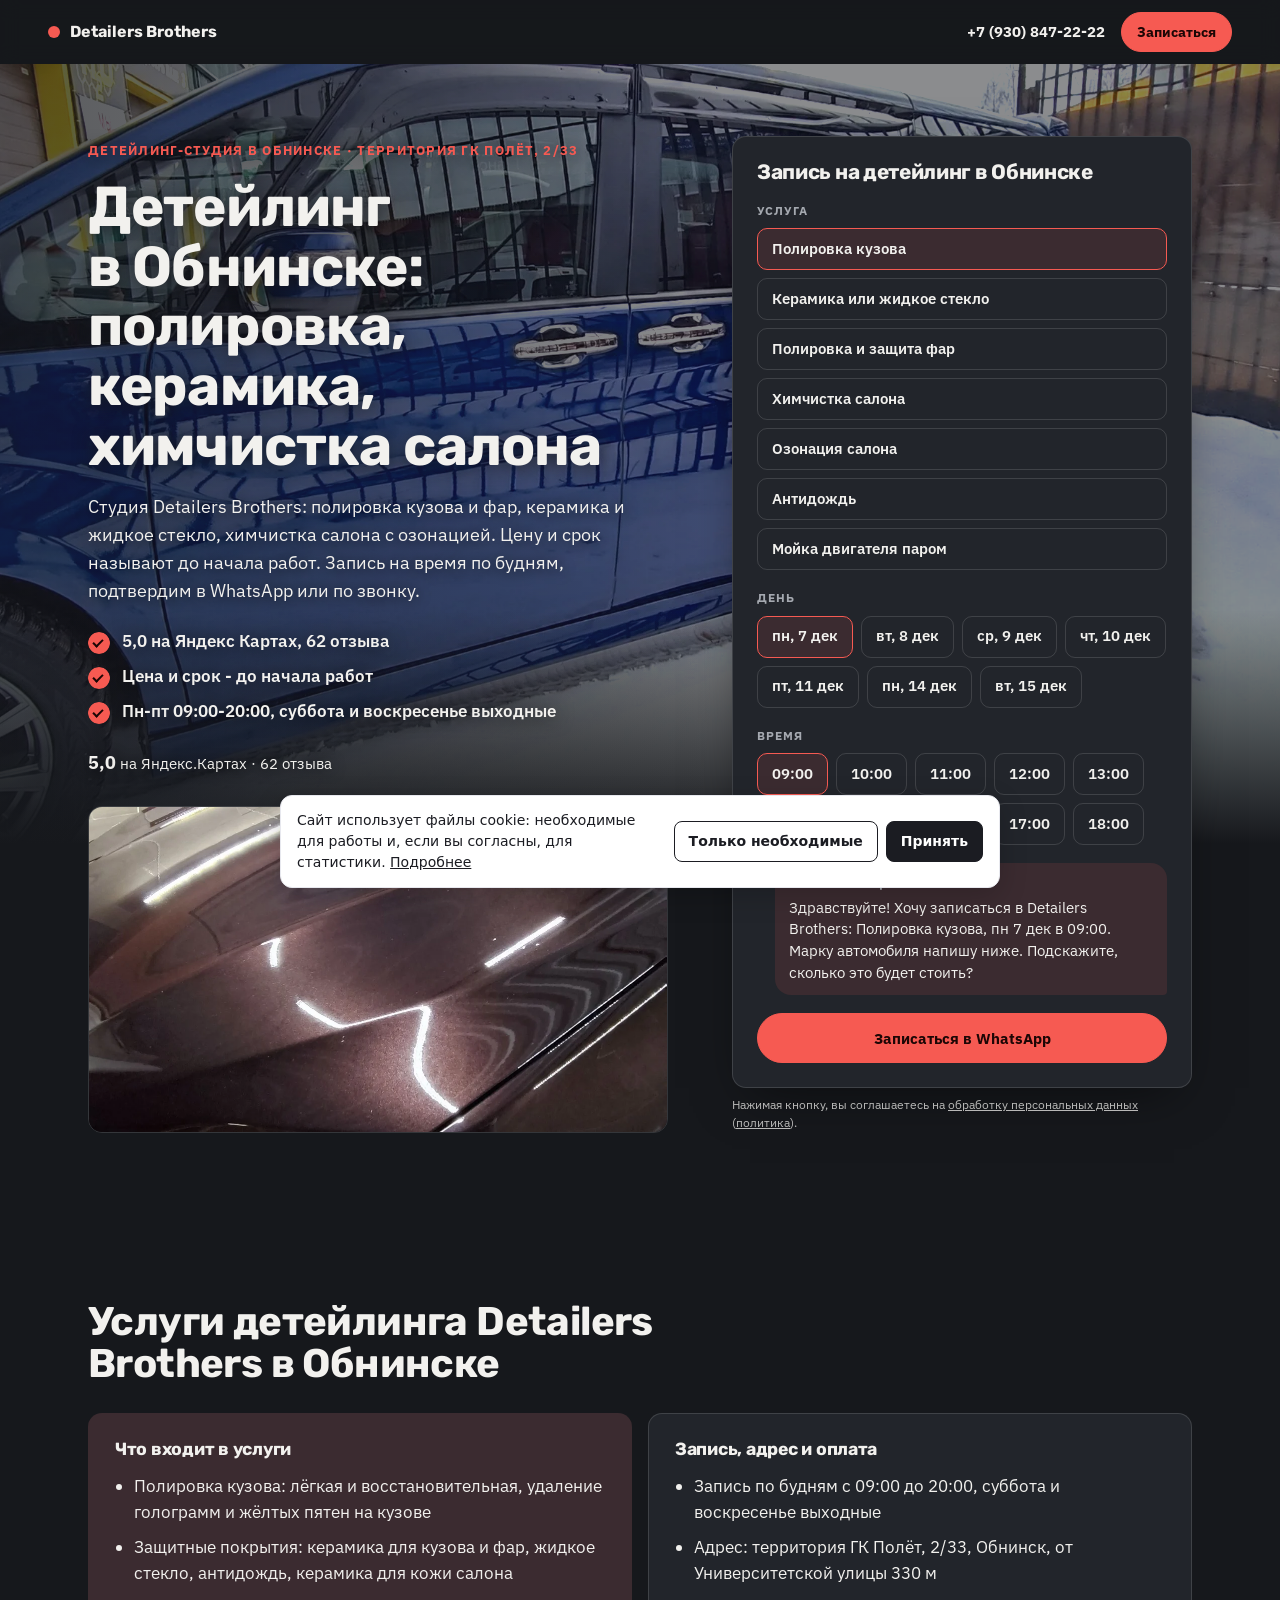
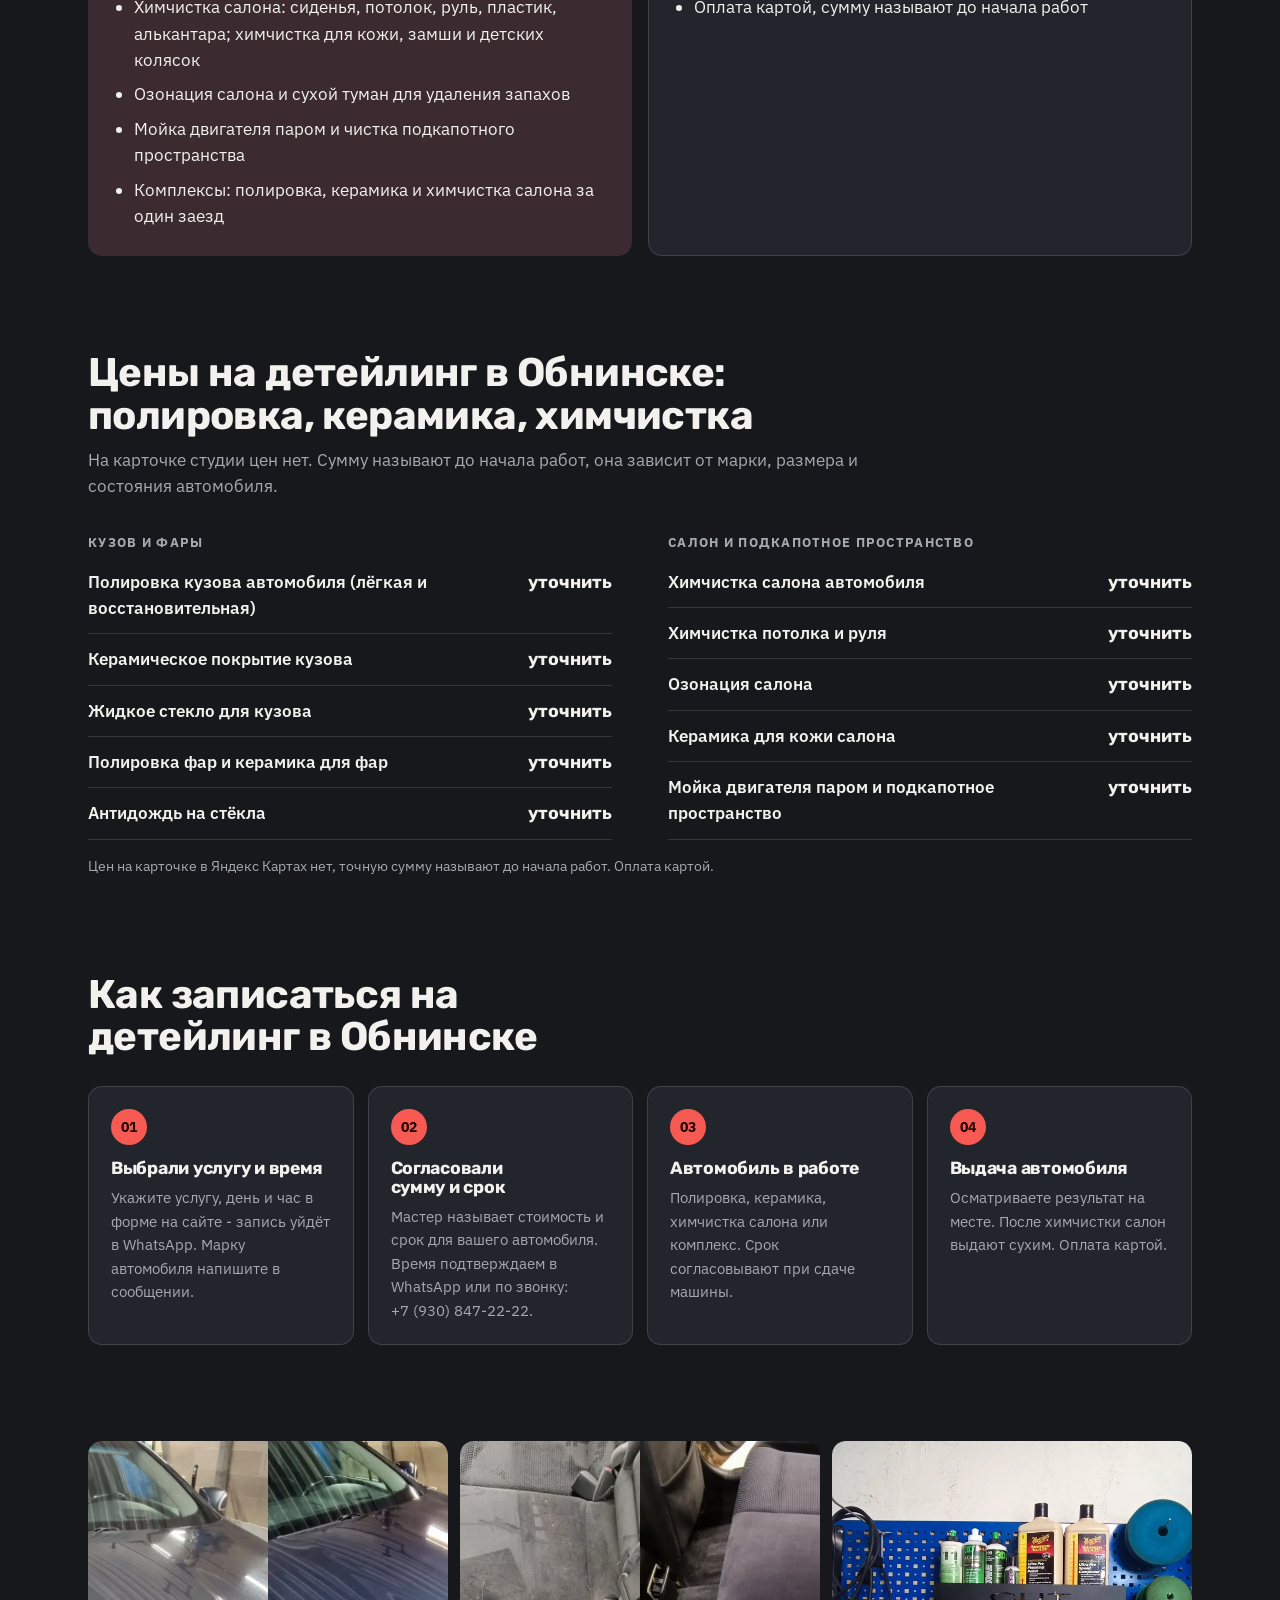
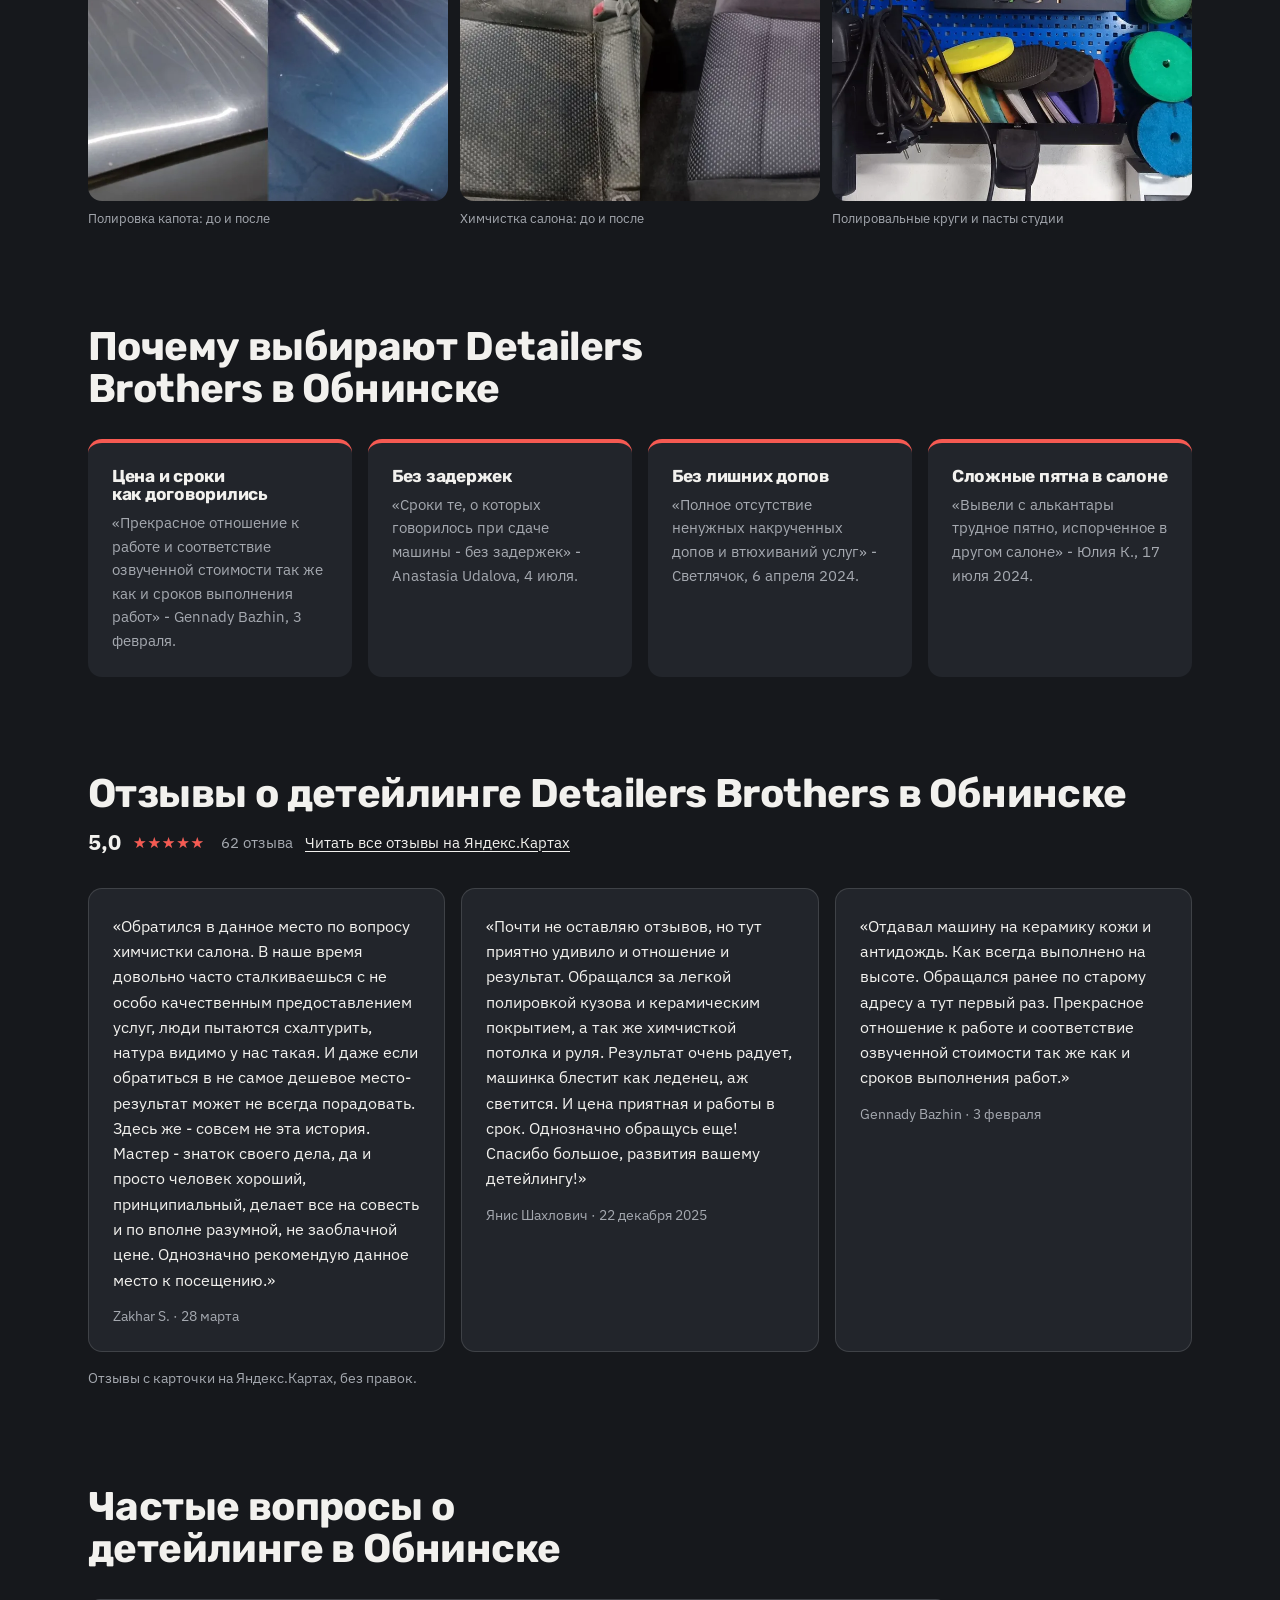
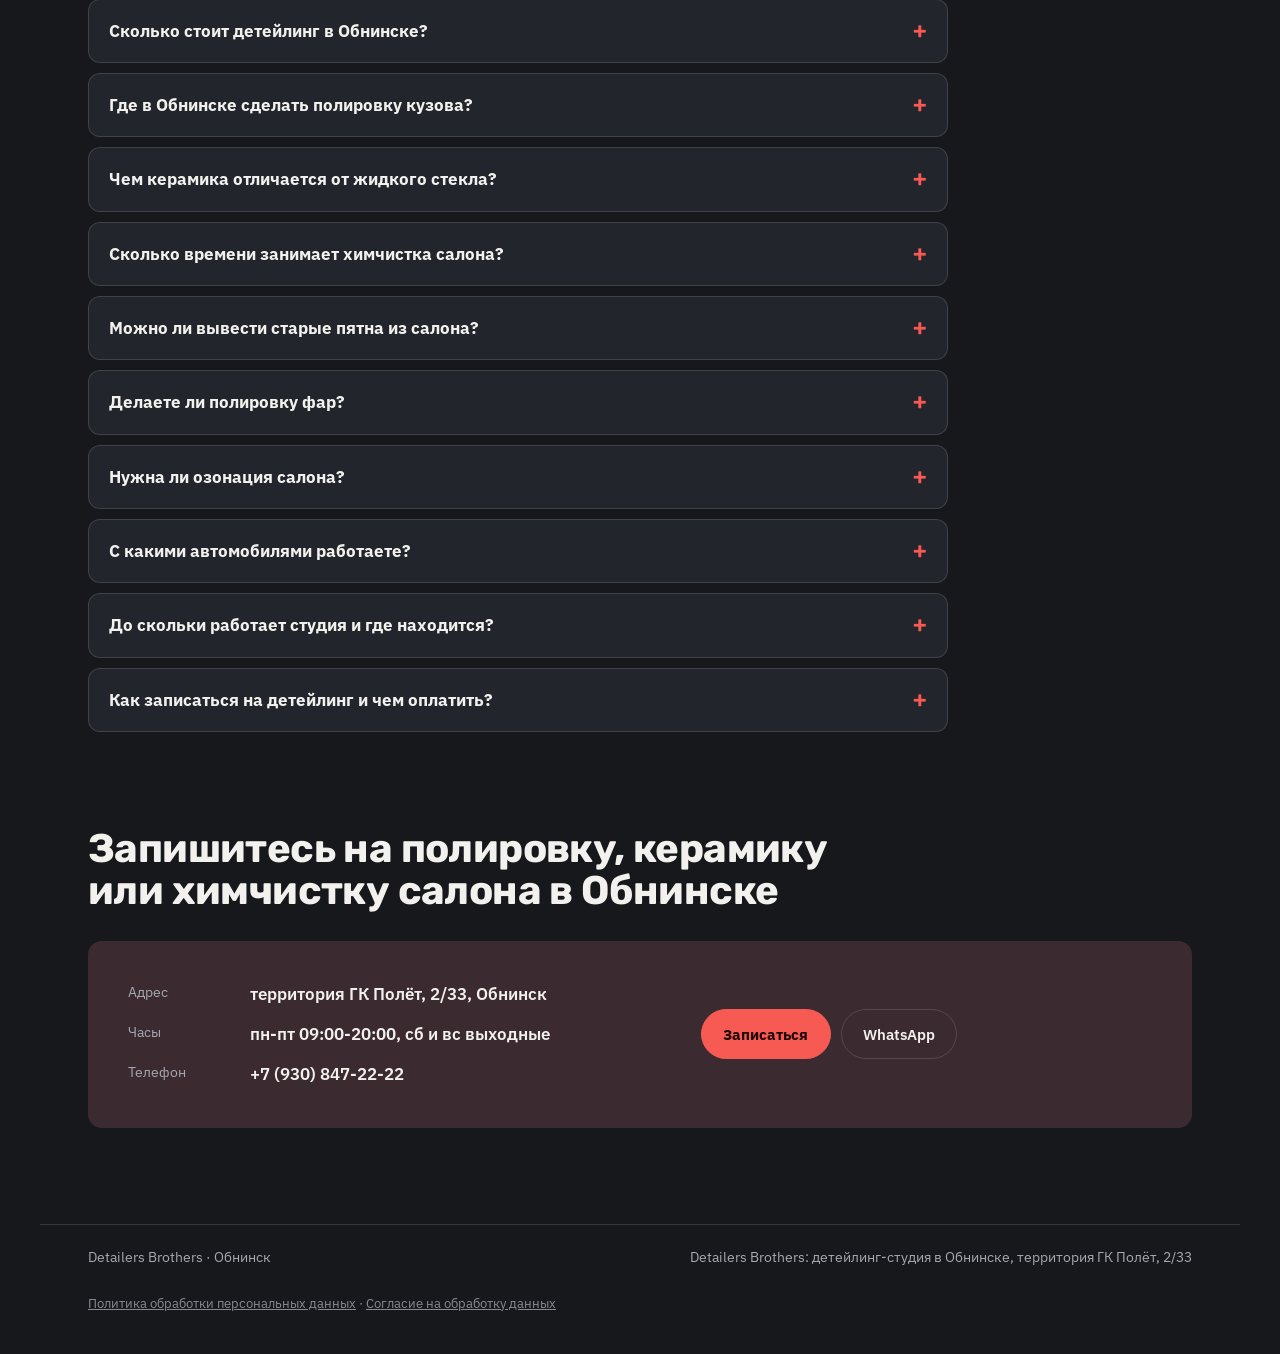
<file: index.html>
<!doctype html>
<html lang="ru">
<head>
<meta charset="utf-8">
<meta name="robots" content="noindex, nofollow" data-publish>
<meta name="viewport" content="width=device-width, initial-scale=1, viewport-fit=cover">
<title>Детейлинг в Обнинске: полировка, керамика, химчистка - Detailers Brothers</title>
<link rel="canonical" href="https://ajax55sv-cell.github.io/detailers-brothers-obninsk/">
<meta name="description" content="Детейлинг-студия в Обнинске, ГК Полёт, 2/33: полировка кузова и фар, керамика, жидкое стекло, химчистка салона. 5,0 на Яндекс Картах, 62 отзыва. Запись по будням.">
<meta property="og:type" content="website">
<meta property="og:url" content="https://ajax55sv-cell.github.io/detailers-brothers-obninsk/">
<meta property="og:site_name" content="Detailers Brothers">
<meta property="og:locale" content="ru_RU">
<meta property="og:title" content="Детейлинг в Обнинске: полировка, керамика, химчистка салона - Detailers Brothers">
<meta property="og:description" content="Детейлинг-студия в Обнинске, ГК Полёт, 2/33: полировка кузова и фар, керамика, жидкое стекло, химчистка салона. 5,0 на Яндекс Картах, 62 отзыва. Запись по будням.">
<meta property="og:image" content="https://ajax55sv-cell.github.io/detailers-brothers-obninsk/assets/og.jpg">
<link rel="preload" as="image" href="assets/hero.webp" fetchpriority="high">
<link rel="icon" href="data:image/svg+xml,%3Csvg xmlns=%27http://www.w3.org/2000/svg%27 viewBox=%270 0 32 32%27%3E%3Crect x=%276%27 y=%276%27 width=%2720%27 height=%2720%27 rx=%275%27 fill=%27%23f65a52%27/%3E%3C/svg%3E">
<link rel="preconnect" href="https://fonts.googleapis.com">
<link rel="preconnect" href="https://fonts.gstatic.com" crossorigin>
<link href="https://fonts.googleapis.com/css2?family=Rubik:wght@600;700&family=IBM+Plex+Sans:wght@400;500;600&display=swap" rel="stylesheet">
<style>
:root { --c-canvas: #16181c; --c-surface: #22252b; --c-ink: #f2f1ee; --c-ink-soft: #a5a9b0; --c-accent: #f65a52; --c-accent-ink: #1c0605; --c-accent-deep: #f65a52; --f-display: "Rubik", "Arial", system-ui, sans-serif; --f-text: "IBM Plex Sans", "Segoe UI", system-ui, sans-serif; --h1k: 1; }
</style>
<link rel="stylesheet" href="style-prod.css">
<script type="application/ld+json">[{"@context":"https://schema.org","@type":"AutoRepair","name":"Detailers Brothers","alternateName":"Detailers_brothers","description":"Детейлинг-студия в Обнинске: полировка кузова и фар, керамика, жидкое стекло, химчистка салона, озонация, мойка двигателя паром.","url":"https://ajax55sv-cell.github.io/detailers-brothers-obninsk/","image":"https://ajax55sv-cell.github.io/detailers-brothers-obninsk/assets/og.jpg","telephone":"+79308472222","openingHoursSpecification":[{"@type":"OpeningHoursSpecification","dayOfWeek":["Monday","Tuesday","Wednesday","Thursday","Friday"],"opens":"09:00","closes":"20:00"}],"address":{"@type":"PostalAddress","streetAddress":"территория ГК Полёт, 2/33","addressLocality":"Обнинск","addressRegion":"Калужская область","addressCountry":"RU"},"aggregateRating":{"@type":"AggregateRating","ratingValue":"5.0","ratingCount":"86","reviewCount":"62"},"paymentAccepted":"Банковская карта","hasOfferCatalog":{"@type":"OfferCatalog","name":"Услуги детейлинга","itemListElement":[{"@type":"Offer","itemOffered":{"@type":"Service","name":"Полировка кузова автомобиля"}},{"@type":"Offer","itemOffered":{"@type":"Service","name":"Керамическое покрытие кузова"}},{"@type":"Offer","itemOffered":{"@type":"Service","name":"Жидкое стекло для кузова"}},{"@type":"Offer","itemOffered":{"@type":"Service","name":"Полировка и керамика фар"}},{"@type":"Offer","itemOffered":{"@type":"Service","name":"Химчистка салона автомобиля"}},{"@type":"Offer","itemOffered":{"@type":"Service","name":"Озонация салона"}},{"@type":"Offer","itemOffered":{"@type":"Service","name":"Антидождь"}},{"@type":"Offer","itemOffered":{"@type":"Service","name":"Мойка двигателя паром"}}]},"sameAs":["https://yandex.ru/maps/org/detailers_brothers/95760006753/"]},{"@context":"https://schema.org","@type":"FAQPage","mainEntity":[{"@type":"Question","name":"Сколько стоит детейлинг в Обнинске?","acceptedAnswer":{"@type":"Answer","text":"На карточке Detailers Brothers в Яндекс Картах цен нет. Сумма зависит от марки, размера и состояния автомобиля, её называют до начала работ."}},{"@type":"Question","name":"Где в Обнинске сделать полировку кузова?","acceptedAnswer":{"@type":"Answer","text":"В студии Detailers Brothers на территории ГК Полёт, 2/33. Здесь делают лёгкую и восстановительную полировку, убирают голограммы и жёлтые пятна на кузове. Запись по будням с 09:00 до 20:00."}},{"@type":"Question","name":"Чем керамика отличается от жидкого стекла?","acceptedAnswer":{"@type":"Answer","text":"И то и другое - защитные покрытия кузова. В студии наносят и керамику, и жидкое стекло. Какое покрытие подойдёт вашему автомобилю по цене и стойкости, подскажут при осмотре, после полировки кузова."}},{"@type":"Question","name":"Сколько времени занимает химчистка салона?","acceptedAnswer":{"@type":"Answer","text":"Химчистку салона делают быстро, автомобиль выдают с сухим салоном. Точный срок зависит от состояния салона и набора услуг, его называют при записи."}},{"@type":"Question","name":"Можно ли вывести старые пятна из салона?","acceptedAnswer":{"@type":"Answer","text":"Да, в студии выводят старые трудные пятна: на сиденьях, на алькантаре, следы цементной смеси в салоне. Что получится в вашем случае, скажут после осмотра."}},{"@type":"Question","name":"Делаете ли полировку фар?","acceptedAnswer":{"@type":"Answer","text":"Да. В студии полируют фары и наносят на них керамическое покрытие, а также убирают жёлтые пятна на кузове. Фары полируют отдельно или вместе с кузовом."}},{"@type":"Question","name":"Нужна ли озонация салона?","acceptedAnswer":{"@type":"Answer","text":"Озонация убирает запахи, но не заменяет химчистку, если в салоне есть источник загрязнения. В студии озонацию делают вместе с химчисткой. Нужна ли она вам, подскажут при записи."}},{"@type":"Question","name":"С какими автомобилями работаете?","acceptedAnswer":{"@type":"Answer","text":"Среди автомобилей, которые обслуживали в студии: Kia Sorento Prime, Subaru, Toyota RAV4, Land Cruiser и Mitsubishi Lancer. Для вашей марки время и стоимость назовут при записи."}},{"@type":"Question","name":"До скольки работает студия и где находится?","acceptedAnswer":{"@type":"Answer","text":"Студия работает с понедельника по пятницу с 09:00 до 20:00, суббота и воскресенье выходные. Адрес: территория ГК Полёт, 2/33, Обнинск, в 330 м от Университетской улицы."}},{"@type":"Question","name":"Как записаться на детейлинг и чем оплатить?","acceptedAnswer":{"@type":"Answer","text":"Выберите услугу, день и время в форме на сайте - запись откроется в WhatsApp. Можно позвонить: +7 (930) 847-22-22. Оплата картой."}}]}]</script>
<style>
/* legal-add */
.legal-links{margin-top:10px;font-size:13px;opacity:.8;hyphens:none}
.legal-links a{color:inherit}
.ckn{margin:8px 0 0;font-size:12px;line-height:1.45;opacity:.75;hyphens:none}
.ckn a{color:inherit;text-decoration:underline}
.ckb{position:fixed;left:12px;right:12px;bottom:12px;z-index:9999;max-width:720px;margin:0 auto;padding:14px 16px;background:#fff;color:#1b1c22;border:1px solid #e7e8ee;border-radius:12px;box-shadow:0 8px 28px rgba(0,0,0,.18);font:400 14px/1.5 system-ui,-apple-system,"Segoe UI",Arial,sans-serif;hyphens:none;display:flex;gap:12px;align-items:center;flex-wrap:wrap}
.ckb p{margin:0;flex:1 1 280px}
.ckb a{color:inherit;text-decoration:underline}
.ckb__b{display:flex;gap:8px;flex-wrap:wrap}
.ckb button{font:inherit;font-weight:600;padding:9px 14px;border-radius:8px;border:1px solid #1b1c22;background:#fff;color:#1b1c22;cursor:pointer}
.ckb button[data-v="all"]{background:#1b1c22;color:#fff}
</style>
</head>
<body class="s-prod" id="top" data-wa="79308472222" data-tg="" data-max="">
<header class="s-bar" data-s-bar>
  <a class="s-bar__brand" href="#top"><i aria-hidden="true"></i>Detailers Brothers</a>
  <div class="s-bar__right">
    <a class="s-bar__tel" href="tel:+79308472222">+7 (930) 847-22-22</a>
    <a class="s-btn s-btn--sm" href="#widget">Записаться</a>
  </div>
</header>
<main>
  <section class="s-hero">
    <div class="s-hero__text">
      <p class="s-eyebrow"><span class="nw">Детейлинг-студия</span> в Обнинске · территория ГК Полёт, 2/33</p>
      <h1>Детейлинг в Обнинске: полировка, керамика, химчистка салона</h1>
      <p class="s-lead">Студия Detailers Brothers: полировка кузова и фар, керамика и жидкое стекло, химчистка салона с озонацией. Цену и срок называют до начала работ. Запись на время по будням, подтвердим в WhatsApp или по звонку.</p>
      <ul class="s-ticks"><li>5,0 на Яндекс Картах, 62 отзыва</li><li>Цена и срок - до начала работ</li><li><span class="nw">Пн-пт</span> 09:00-20:00, суббота и воскресенье выходные</li></ul>
      <p class="s-rating"><b>5,0</b> на Яндекс.Картах · 62 отзыва</p>
      <figure class="s-hero__photo"><img class="" src="assets/fasad.webp" alt="Капот тёмно-бордового автомобиля после полировки в боксе Detailers Brothers, Обнинск" loading="lazy" decoding="async" style="object-position:50% 50%"></figure>
    </div>
    <div class="s-hero__widget" id="widget"><form class="s-widget" data-s-booking data-days="7" data-closed="0,6" data-slots="09:00,10:00,11:00,12:00,13:00,14:00,15:00,16:00,17:00,18:00" data-message="Здравствуйте! Хочу записаться в Detailers Brothers: {услуга}, {день} в {время}. Марку автомобиля напишу ниже. Подскажите, сколько это будет стоить?" onsubmit="return false">
      <h2 class="s-widget__title">Запись на детейлинг в Обнинске</h2>
      <fieldset><legend>Услуга</legend>
        <div class="s-chips s-chips--col"><label class="s-chip s-chip--row"><input type="radio" name="svc" value="0" data-name="Полировка кузова" data-price="" data-from="" data-min="" checked><span>Полировка кузова</span><b></b></label><label class="s-chip s-chip--row"><input type="radio" name="svc" value="1" data-name="Керамика или жидкое стекло" data-price="" data-from="" data-min=""><span>Керамика или жидкое стекло</span><b></b></label><label class="s-chip s-chip--row"><input type="radio" name="svc" value="2" data-name="Полировка и защита фар" data-price="" data-from="" data-min=""><span>Полировка и защита фар</span><b></b></label><label class="s-chip s-chip--row"><input type="radio" name="svc" value="3" data-name="Химчистка салона" data-price="" data-from="" data-min=""><span>Химчистка салона</span><b></b></label><label class="s-chip s-chip--row"><input type="radio" name="svc" value="4" data-name="Озонация салона" data-price="" data-from="" data-min=""><span>Озонация салона</span><b></b></label><label class="s-chip s-chip--row"><input type="radio" name="svc" value="5" data-name="Антидождь" data-price="" data-from="" data-min=""><span>Антидождь</span><b></b></label><label class="s-chip s-chip--row"><input type="radio" name="svc" value="6" data-name="Мойка двигателя паром" data-price="" data-from="" data-min=""><span>Мойка двигателя паром</span><b></b></label></div>
      </fieldset>
      <fieldset><legend>День</legend><div class="s-chips" data-s-days></div></fieldset>
      <fieldset><legend>Время</legend><div class="s-chips" data-s-times></div></fieldset>
      <div class="s-bubble" aria-live="polite"><span class="s-bubble__label">Ваше сообщение</span><p data-s-bubble></p></div>
      <div class="s-send">
        <a class="s-btn s-btn--wide" data-s-msg="whatsapp" href="https://wa.me/79308472222" target="_blank" rel="noopener">Записаться в WhatsApp</a>
        
      </div>
      <p class="s-send__note" data-s-copied hidden>Текст скопирован - вставьте его в чат.</p>
      
    </form><p class="ckn">Нажимая кнопку, вы соглашаетесь на <a href="soglasie.html">обработку персональных данных</a> (<a href="politika.html">политика</a>).</p></div>
    <figure class="s-hero__bg" aria-hidden="true"><img class="" src="assets/hero.webp" alt="Синий минивэн после полировки кузова на снегу, работа студии Detailers Brothers в Обнинске" decoding="async" style="object-position:50% 50%" fetchpriority="high"></figure>
  </section>

  <section class="s-section s-reveal">
    <header class="s-section__head"><h2>Услуги детейлинга Detailers Brothers в Обнинске</h2></header>
    <div class="s-incl">
      <div><h3>Что входит в услуги</h3><ul><li>Полировка кузова: лёгкая и восстановительная, удаление голограмм и жёлтых пятен на кузове</li><li>Защитные покрытия: керамика для кузова и фар, жидкое стекло, антидождь, керамика для кожи салона</li><li>Химчистка салона: сиденья, потолок, руль, пластик, алькантара; химчистка для кожи, замши и детских колясок</li><li>Озонация салона и сухой туман для удаления запахов</li><li>Мойка двигателя паром и чистка подкапотного пространства</li><li>Комплексы: полировка, керамика и химчистка салона за один заезд</li></ul></div>
      <div><h3>Запись, адрес и оплата</h3><ul><li>Запись по будням с 09:00 до 20:00, суббота и воскресенье выходные</li><li>Адрес: территория ГК Полёт, 2/33, Обнинск, от Университетской улицы 330 м</li><li>Оплата картой, сумму называют до начала работ</li></ul></div>
    </div>
  </section>

  <section class="s-section s-reveal" id="prices">
    <header class="s-section__head"><h2>Цены на детейлинг в Обнинске: полировка, керамика, химчистка</h2><p>На карточке студии цен нет. Сумму называют до начала работ, она зависит от марки, размера и состояния автомобиля.</p></header>
    <div class="s-board"><div class="s-board__group">
      <h3 class="s-board__title">Кузов и фары</h3>
      <ul class="s-board__list">
        <li class="s-board__row"><span class="s-board__name">Полировка кузова автомобиля (лёгкая и восстановительная)</span><span class="s-board__dots" aria-hidden="true"></span><span class="s-board__price">уточнить</span></li>
        <li class="s-board__row"><span class="s-board__name">Керамическое покрытие кузова</span><span class="s-board__dots" aria-hidden="true"></span><span class="s-board__price">уточнить</span></li>
        <li class="s-board__row"><span class="s-board__name">Жидкое стекло для кузова</span><span class="s-board__dots" aria-hidden="true"></span><span class="s-board__price">уточнить</span></li>
        <li class="s-board__row"><span class="s-board__name">Полировка фар и керамика для фар</span><span class="s-board__dots" aria-hidden="true"></span><span class="s-board__price">уточнить</span></li>
        <li class="s-board__row"><span class="s-board__name">Антидождь на стёкла</span><span class="s-board__dots" aria-hidden="true"></span><span class="s-board__price">уточнить</span></li>
      </ul>
    </div>
<div class="s-board__group">
      <h3 class="s-board__title">Салон и подкапотное пространство</h3>
      <ul class="s-board__list">
        <li class="s-board__row"><span class="s-board__name">Химчистка салона автомобиля</span><span class="s-board__dots" aria-hidden="true"></span><span class="s-board__price">уточнить</span></li>
        <li class="s-board__row"><span class="s-board__name">Химчистка потолка и руля</span><span class="s-board__dots" aria-hidden="true"></span><span class="s-board__price">уточнить</span></li>
        <li class="s-board__row"><span class="s-board__name">Озонация салона</span><span class="s-board__dots" aria-hidden="true"></span><span class="s-board__price">уточнить</span></li>
        <li class="s-board__row"><span class="s-board__name">Керамика для кожи салона</span><span class="s-board__dots" aria-hidden="true"></span><span class="s-board__price">уточнить</span></li>
        <li class="s-board__row"><span class="s-board__name">Мойка двигателя паром и подкапотное пространство</span><span class="s-board__dots" aria-hidden="true"></span><span class="s-board__price">уточнить</span></li>
      </ul>
    </div></div>
    <p class="s-note">Цен на карточке в Яндекс Картах нет, точную сумму называют до начала работ. Оплата картой.</p>
  </section>

  <section class="s-section s-reveal">
    <header class="s-section__head"><h2>Как записаться на детейлинг в Обнинске</h2></header>
    <ol class="s-steps">
      <li class="s-steps__item"><span class="s-steps__n">01</span><h3>Выбрали услугу и время</h3><p>Укажите услугу, день и час в форме на сайте - запись уйдёт в WhatsApp. Марку автомобиля напишите в сообщении.</p></li>
      <li class="s-steps__item"><span class="s-steps__n">02</span><h3>Согласовали сумму и срок</h3><p>Мастер называет стоимость и срок для вашего автомобиля. Время подтверждаем в WhatsApp или по звонку: +7 (930) 847-22-22.</p></li>
      <li class="s-steps__item"><span class="s-steps__n">03</span><h3>Автомобиль в работе</h3><p>Полировка, керамика, химчистка салона или комплекс. Срок согласовывают при сдаче машины.</p></li>
      <li class="s-steps__item"><span class="s-steps__n">04</span><h3>Выдача автомобиля</h3><p>Осматриваете результат на месте. После химчистки салон выдают сухим. Оплата картой.</p></li>
    </ol>
  </section>

  <section class="s-photos s-reveal" aria-label="Фото работ Detailers Brothers: полировка, химчистка салона, оборудование студии"><h2 class="sr-only">Фото работ Detailers Brothers в Обнинске: полировка капота, химчистка салона, оборудование студии</h2><figure><img class="" src="assets/polirovka.webp" alt="Капот автомобиля до и после полировки кузова в Обнинске" loading="lazy" decoding="async"><figcaption>Полировка капота: до и после</figcaption></figure><figure><img class="" src="assets/himchistka.webp" alt="Задний диван автомобиля до и после химчистки салона" loading="lazy" decoding="async"><figcaption>Химчистка салона: до и после</figcaption></figure><figure><img class="" src="assets/pasty.webp" alt="Полировальные машинки, круги и пасты студии Detailers Brothers на стене" loading="lazy" decoding="async"><figcaption>Полировальные круги и пасты студии</figcaption></figure></section>

  <section class="s-section s-reveal">
    <header class="s-section__head"><h2>Почему выбирают Detailers Brothers в Обнинске</h2></header>
    <ul class="s-promises">
      <li><h3>Цена и сроки как договорились</h3><p>«Прекрасное отношение к работе и соответствие озвученной стоимости так же как и сроков выполнения работ» - Gennady Bazhin, 3 февраля.</p></li>
      <li><h3>Без задержек</h3><p>«Сроки те, о которых говорилось при сдаче машины - без задержек» - Anastasia Udalova, 4 июля.</p></li>
      <li><h3>Без лишних допов</h3><p>«Полное отсутствие ненужных накрученных допов и втюхиваний услуг» - Светлячок, 6 апреля 2024.</p></li>
      <li><h3>Сложные пятна в салоне</h3><p>«Вывели с алькантары трудное пятно, испорченное в другом салоне» - Юлия К., 17 июля 2024.</p></li>
    </ul>
  </section>

  <section class="s-section s-reveal">
    <header class="s-section__head s-section__head--reviews"><h2>Отзывы о детейлинге Detailers Brothers в Обнинске</h2><p class="s-reviews__rating"><span class="s-reviews__num">5,0</span><span class="s-reviews__stars" style="--r: 5" aria-label="рейтинг 5,0 из 5"></span><span class="s-reviews__count">62 отзыва</span><a class="s-reviews__all" href="https://yandex.ru/maps/org/detailers_brothers/95760006753/" target="_blank" rel="noopener">Читать все отзывы на Яндекс.Картах</a></p></header>
    <ul class="s-reviews">
      <li><blockquote>«Обратился в данное место по вопросу химчистки салона. В наше время довольно часто сталкиваешься с не особо качественным предоставлением услуг, люди пытаются схалтурить, натура видимо у нас такая. И даже если обратиться в не самое дешевое место- результат может не всегда порадовать. Здесь же - совсем не эта история. Мастер - знаток своего дела, да и просто человек хороший, принципиальный, делает все на совесть и по вполне разумной, не заоблачной цене. Однозначно рекомендую данное место к посещению.»</blockquote><p class="s-reviews__who">Zakhar S. · 28 марта</p></li>
      <li><blockquote>«Почти не оставляю отзывов, но тут приятно удивило и отношение и результат. Обращался за легкой полировкой кузова и керамическим покрытием, а так же химчисткой потолка и руля. Результат очень радует, машинка блестит как леденец, аж светится. И цена приятная и работы в срок. Однозначно обращусь еще! Спасибо большое, развития вашему детейлингу!»</blockquote><p class="s-reviews__who">Янис Шахлович · 22 декабря 2025</p></li>
      <li><blockquote>«Отдавал машину на керамику кожи и антидождь. Как всегда выполнено на высоте. Обращался ранее по старому адресу а тут первый раз. Прекрасное отношение к работе и соответствие озвученной стоимости так же как и сроков выполнения работ.»</blockquote><p class="s-reviews__who">Gennady Bazhin · 3 февраля</p></li>
    </ul>
    <p class="s-note">Отзывы с карточки на Яндекс.Картах, без правок.</p>
  </section>

  <section class="s-section s-reveal">
    <header class="s-section__head"><h2>Частые вопросы о детейлинге в Обнинске</h2></header>
    <div class="s-faq"><details><summary>Сколько стоит детейлинг в Обнинске?</summary><p>На карточке Detailers Brothers в Яндекс Картах цен нет. Сумма зависит от марки, размера и состояния автомобиля, её называют до начала работ.</p></details><details><summary>Где в Обнинске сделать полировку кузова?</summary><p>В студии Detailers Brothers на территории ГК Полёт, 2/33. Здесь делают лёгкую и восстановительную полировку, убирают голограммы и жёлтые пятна на кузове. Запись по будням с 09:00 до 20:00.</p></details><details><summary>Чем керамика отличается от жидкого стекла?</summary><p>И то и другое - защитные покрытия кузова. В студии наносят и керамику, и жидкое стекло. Какое покрытие подойдёт вашему автомобилю по цене и стойкости, подскажут при осмотре, после полировки кузова.</p></details><details><summary>Сколько времени занимает химчистка салона?</summary><p>Химчистку салона делают быстро, автомобиль выдают с сухим салоном. Точный срок зависит от состояния салона и набора услуг, его называют при записи.</p></details><details><summary>Можно ли вывести старые пятна из салона?</summary><p>Да, в студии выводят старые трудные пятна: на сиденьях, на алькантаре, следы цементной смеси в салоне. Что получится в вашем случае, скажут после осмотра.</p></details><details><summary>Делаете ли полировку фар?</summary><p>Да. В студии полируют фары и наносят на них керамическое покрытие, а также убирают жёлтые пятна на кузове. Фары полируют отдельно или вместе с кузовом.</p></details><details><summary>Нужна ли озонация салона?</summary><p>Озонация убирает запахи, но не заменяет химчистку, если в салоне есть источник загрязнения. В студии озонацию делают вместе с химчисткой. Нужна ли она вам, подскажут при записи.</p></details><details><summary>С какими автомобилями работаете?</summary><p>Среди автомобилей, которые обслуживали в студии: Kia Sorento Prime, Subaru, Toyota RAV4, Land Cruiser и Mitsubishi Lancer. Для вашей марки время и стоимость назовут при записи.</p></details><details><summary>До скольки работает студия и где находится?</summary><p>Студия работает с понедельника по пятницу с 09:00 до 20:00, суббота и воскресенье выходные. Адрес: территория ГК Полёт, 2/33, Обнинск, в 330 м от Университетской улицы.</p></details><details><summary>Как записаться на детейлинг и чем оплатить?</summary><p>Выберите услугу, день и время в форме на сайте - запись откроется в WhatsApp. Можно позвонить: +7 (930) 847-22-22. Оплата картой.</p></details></div>
  </section>

  <section class="s-section s-final s-reveal" id="contacts">
    <header class="s-section__head"><h2>Запишитесь на полировку, керамику или химчистку салона в Обнинске</h2></header>
    <div class="s-contacts">
      <dl>
        <div><dt>Адрес</dt><dd>территория ГК Полёт, 2/33, Обнинск</dd></div>
        <div><dt>Часы</dt><dd><span class="nw">пн-пт</span> 09:00-20:00, сб и вс выходные</dd></div>
        <div><dt>Телефон</dt><dd><a href="tel:+79308472222">+7 (930) 847-22-22</a></dd></div>
      </dl>
      <div class="s-contacts__actions">
        <a class="s-btn" href="#widget">Записаться</a>
        <a class="s-btn s-btn--ghost" data-s-msg="whatsapp" href="https://wa.me/79308472222" target="_blank" rel="noopener">WhatsApp</a>
        
      </div>
    </div>
  </section>
</main>
<footer class="s-foot"><p>Detailers Brothers · Обнинск</p><p>Detailers Brothers: <span class="nw">детейлинг-студия</span> в Обнинске, территория ГК Полёт, 2/33</p><p class="legal-links"><a href="politika.html">Политика обработки персональных данных</a> · <a href="soglasie.html">Согласие на обработку данных</a></p></footer>
<nav class="s-dock" aria-label="Быстрая связь"><a class="s-btn" href="#widget">Записаться</a><a class="s-btn s-btn--ghost" href="tel:+79308472222">Позвонить</a></nav>
<script src="style.js" defer></script>
<script>
(function(){var K='cookie-choice';try{if(localStorage.getItem(K))return}catch(e){}
var b=document.createElement('div');b.className='ckb';b.setAttribute('role','dialog');b.setAttribute('aria-label','Файлы cookie');
b.innerHTML='<p>Сайт использует файлы cookie: необходимые для работы и, если вы согласны, для статистики. <a href="politika.html">Подробнее</a></p><div class="ckb__b"><button type="button" data-v="necessary">Только необходимые</button><button type="button" data-v="all">Принять</button></div>';
b.addEventListener('click',function(e){var v=e.target.getAttribute&&e.target.getAttribute('data-v');if(!v)return;try{localStorage.setItem(K,v)}catch(x){}try{document.dispatchEvent(new CustomEvent('cookie-choice',{detail:v}))}catch(x){}b.remove()});
document.body.appendChild(b)})();
</script>
<!-- legal-add -->
</body>
</html>
</file>
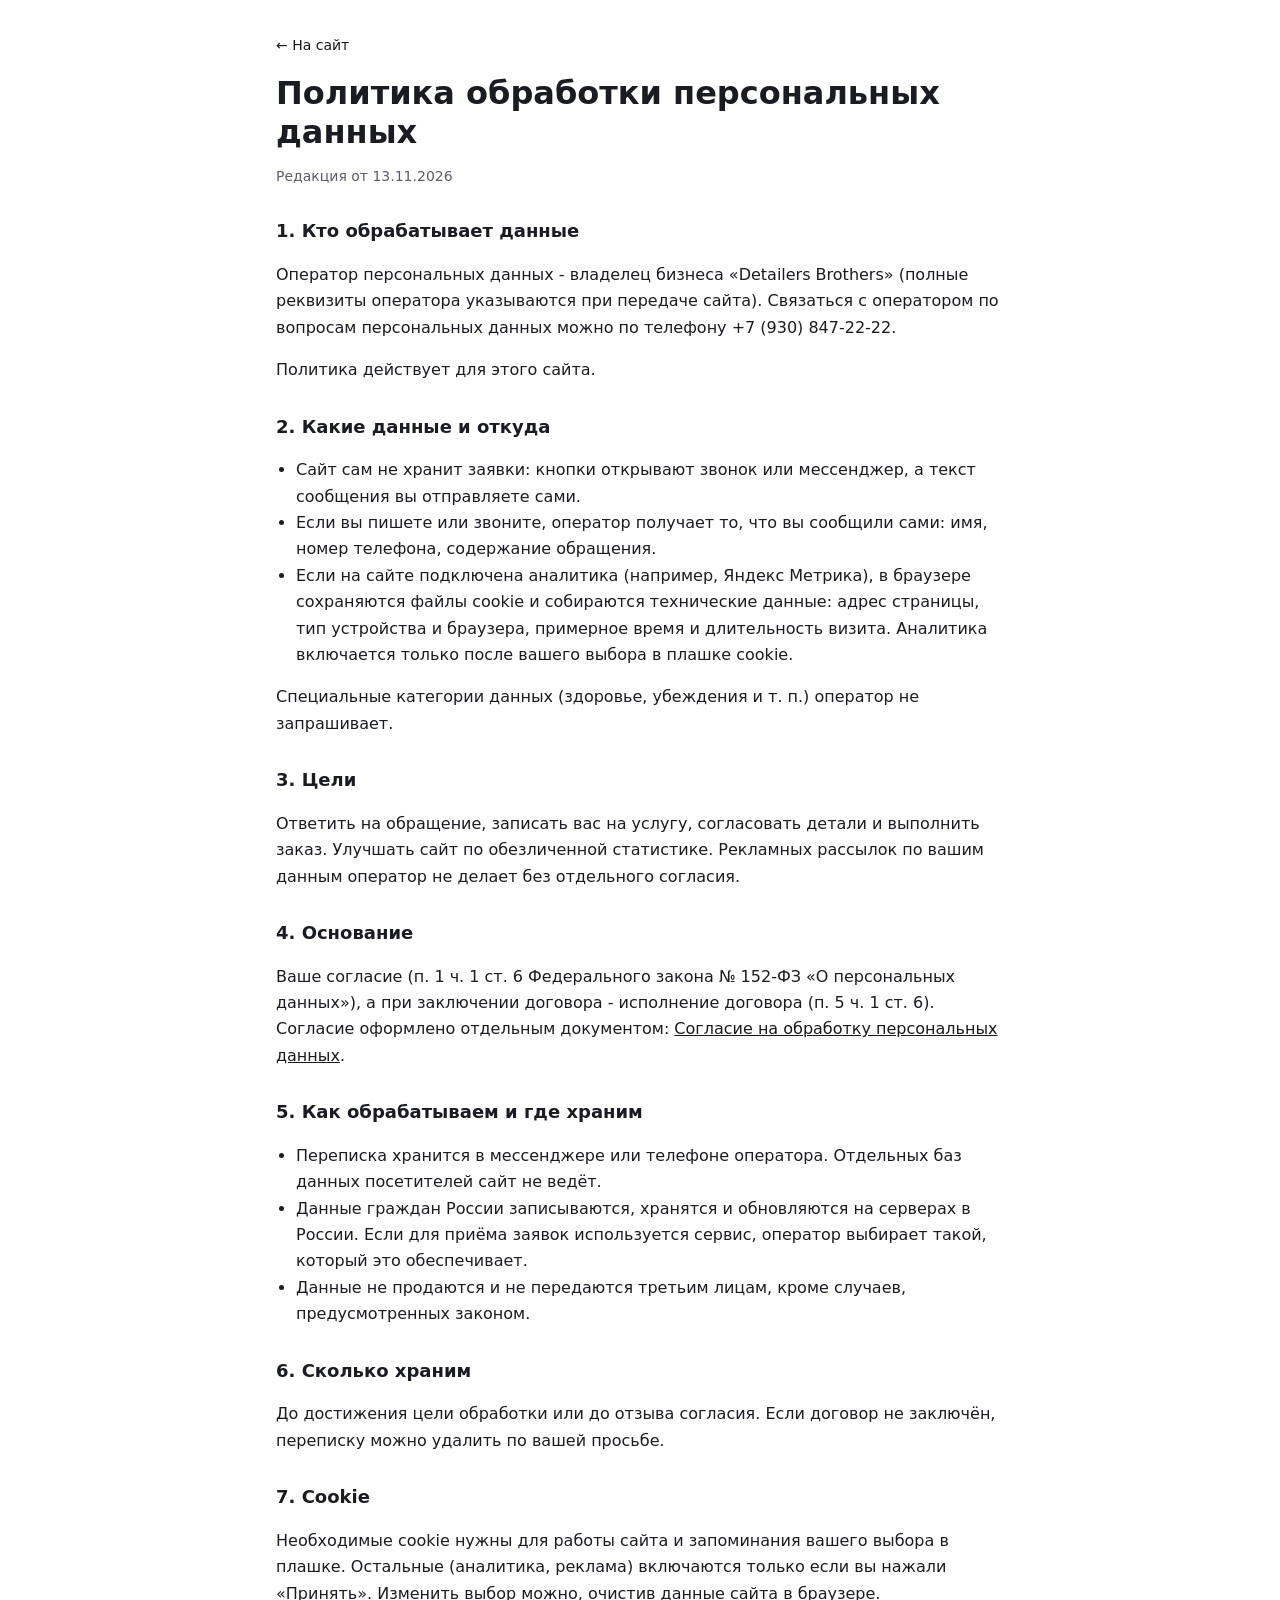
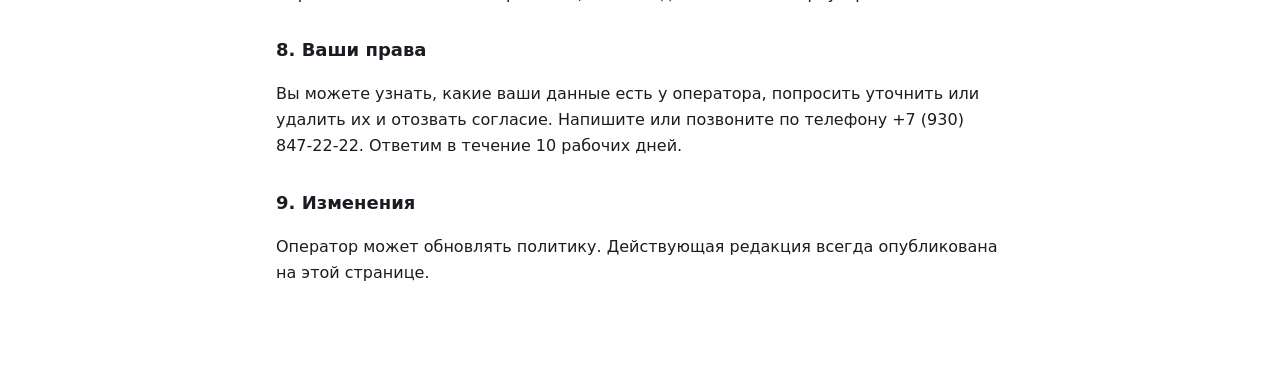
<file: politika.html>
<!doctype html>
<html lang="ru">
<head>
<meta charset="utf-8">
<meta name="viewport" content="width=device-width, initial-scale=1">
<title>Политика обработки персональных данных - Detailers Brothers</title>
<style>:root{--accent:#1a1a1a;--ink:#1b1c22;--ink-2:#5b5d68;--line:#e7e8ee}
*{box-sizing:border-box}
html,body,h1,h2,p,li{hyphens:none;-webkit-hyphens:none}
body{margin:0;background:#fff;color:var(--ink);font:400 16px/1.65 system-ui,-apple-system,"Segoe UI",Arial,sans-serif}
main{max-width:760px;margin:0 auto;padding:32px 16px 64px}
a{color:var(--accent)}
h1{font-size:clamp(24px,4vw,32px);line-height:1.2;margin:16px 0 6px}
h2{font-size:18px;margin:28px 0 8px}
.muted{color:var(--ink-2);font-size:14px}
.back{font-size:14px;text-decoration:none}
ul{padding-left:20px}</style>
</head>
<body>
<main>
<a class="back" href="./">← На сайт</a>
<h1>Политика обработки персональных данных</h1>
<p class="muted">Редакция от 13.11.2026</p>

<h2>1. Кто обрабатывает данные</h2>
<p>Оператор персональных данных - владелец бизнеса «Detailers Brothers» (полные реквизиты оператора указываются при передаче сайта). Связаться с оператором по вопросам персональных данных можно по телефону +7 (930) 847-22-22.</p>
<p>Политика действует для этого сайта.</p>

<h2>2. Какие данные и откуда</h2>
<ul>
<li>Сайт сам не хранит заявки: кнопки открывают звонок или мессенджер, а текст сообщения вы отправляете сами.</li>
<li>Если вы пишете или звоните, оператор получает то, что вы сообщили сами: имя, номер телефона, содержание обращения.</li>
<li>Если на сайте подключена аналитика (например, Яндекс Метрика), в браузере сохраняются файлы cookie и собираются технические данные: адрес страницы, тип устройства и браузера, примерное время и длительность визита. Аналитика включается только после вашего выбора в плашке cookie.</li>
</ul>
<p>Специальные категории данных (здоровье, убеждения и т. п.) оператор не запрашивает.</p>

<h2>3. Цели</h2>
<p>Ответить на обращение, записать вас на услугу, согласовать детали и выполнить заказ. Улучшать сайт по обезличенной статистике. Рекламных рассылок по вашим данным оператор не делает без отдельного согласия.</p>

<h2>4. Основание</h2>
<p>Ваше согласие (п. 1 ч. 1 ст. 6 Федерального закона № 152-ФЗ «О персональных данных»), а при заключении договора - исполнение договора (п. 5 ч. 1 ст. 6). Согласие оформлено отдельным документом: <a href="soglasie.html">Согласие на обработку персональных данных</a>.</p>

<h2>5. Как обрабатываем и где храним</h2>
<ul>
<li>Переписка хранится в мессенджере или телефоне оператора. Отдельных баз данных посетителей сайт не ведёт.</li>
<li>Данные граждан России записываются, хранятся и обновляются на серверах в России. Если для приёма заявок используется сервис, оператор выбирает такой, который это обеспечивает.</li>
<li>Данные не продаются и не передаются третьим лицам, кроме случаев, предусмотренных законом.</li>
</ul>

<h2>6. Сколько храним</h2>
<p>До достижения цели обработки или до отзыва согласия. Если договор не заключён, переписку можно удалить по вашей просьбе.</p>

<h2>7. Cookie</h2>
<p>Необходимые cookie нужны для работы сайта и запоминания вашего выбора в плашке. Остальные (аналитика, реклама) включаются только если вы нажали «Принять». Изменить выбор можно, очистив данные сайта в браузере.</p>

<h2>8. Ваши права</h2>
<p>Вы можете узнать, какие ваши данные есть у оператора, попросить уточнить или удалить их и отозвать согласие. Напишите или позвоните по телефону +7 (930) 847-22-22. Ответим в течение 10 рабочих дней.</p>

<h2>9. Изменения</h2>
<p>Оператор может обновлять политику. Действующая редакция всегда опубликована на этой странице.</p>

</main>
</body>
</html>
</file>
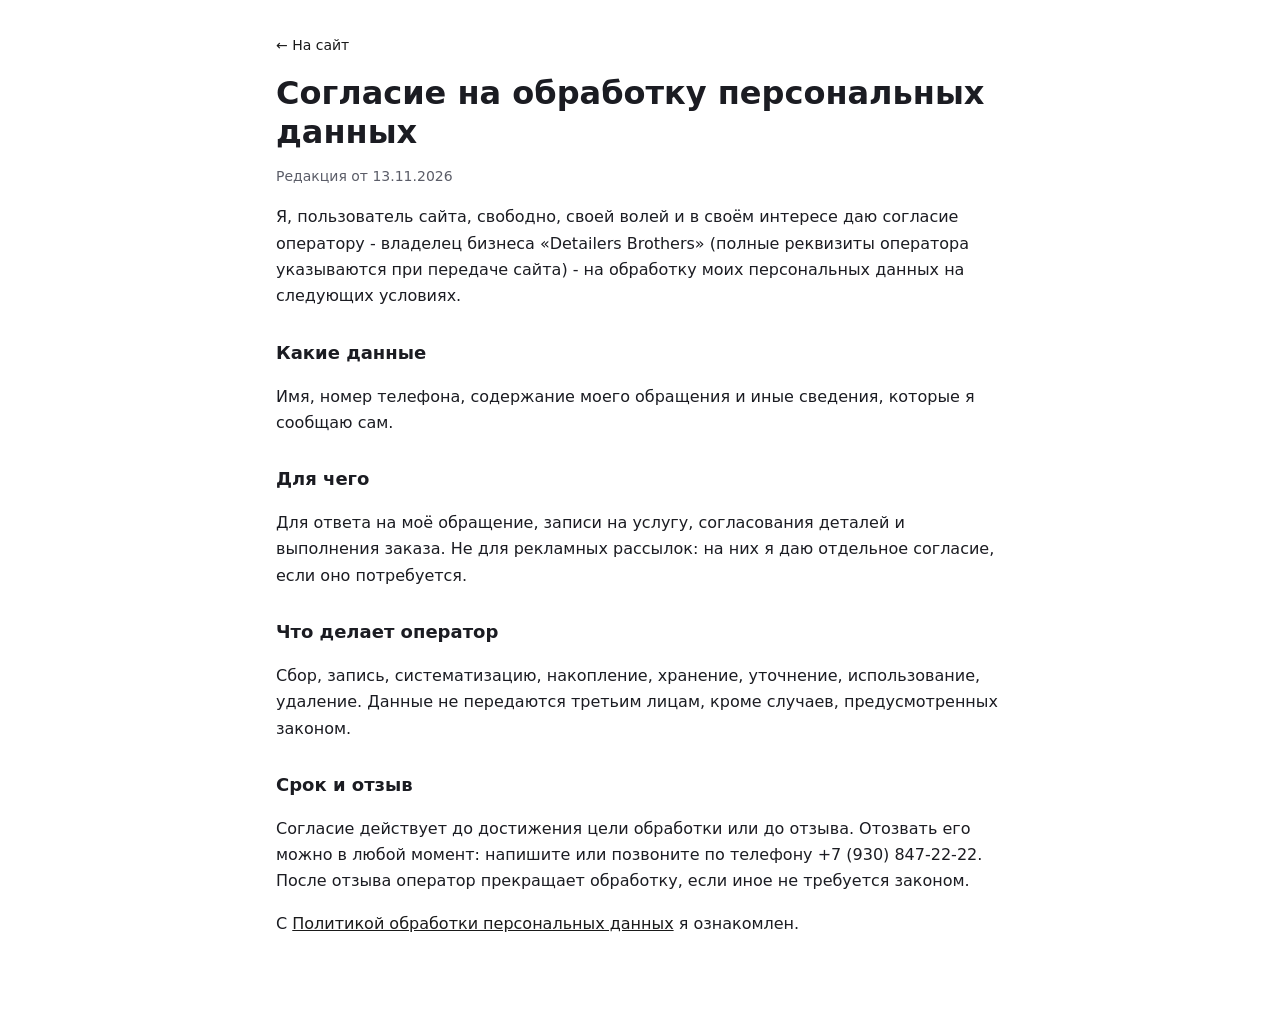
<file: soglasie.html>
<!doctype html>
<html lang="ru">
<head>
<meta charset="utf-8">
<meta name="viewport" content="width=device-width, initial-scale=1">
<title>Согласие на обработку персональных данных - Detailers Brothers</title>
<style>:root{--accent:#1a1a1a;--ink:#1b1c22;--ink-2:#5b5d68;--line:#e7e8ee}
*{box-sizing:border-box}
html,body,h1,h2,p,li{hyphens:none;-webkit-hyphens:none}
body{margin:0;background:#fff;color:var(--ink);font:400 16px/1.65 system-ui,-apple-system,"Segoe UI",Arial,sans-serif}
main{max-width:760px;margin:0 auto;padding:32px 16px 64px}
a{color:var(--accent)}
h1{font-size:clamp(24px,4vw,32px);line-height:1.2;margin:16px 0 6px}
h2{font-size:18px;margin:28px 0 8px}
.muted{color:var(--ink-2);font-size:14px}
.back{font-size:14px;text-decoration:none}
ul{padding-left:20px}</style>
</head>
<body>
<main>
<a class="back" href="./">← На сайт</a>
<h1>Согласие на обработку персональных данных</h1>
<p class="muted">Редакция от 13.11.2026</p>

<p>Я, пользователь сайта, свободно, своей волей и в своём интересе даю согласие оператору - владелец бизнеса «Detailers Brothers» (полные реквизиты оператора указываются при передаче сайта) - на обработку моих персональных данных на следующих условиях.</p>

<h2>Какие данные</h2>
<p>Имя, номер телефона, содержание моего обращения и иные сведения, которые я сообщаю сам.</p>

<h2>Для чего</h2>
<p>Для ответа на моё обращение, записи на услугу, согласования деталей и выполнения заказа. Не для рекламных рассылок: на них я даю отдельное согласие, если оно потребуется.</p>

<h2>Что делает оператор</h2>
<p>Сбор, запись, систематизацию, накопление, хранение, уточнение, использование, удаление. Данные не передаются третьим лицам, кроме случаев, предусмотренных законом.</p>

<h2>Срок и отзыв</h2>
<p>Согласие действует до достижения цели обработки или до отзыва. Отозвать его можно в любой момент: напишите или позвоните по телефону +7 (930) 847-22-22. После отзыва оператор прекращает обработку, если иное не требуется законом.</p>

<p>С <a href="politika.html">Политикой обработки персональных данных</a> я ознакомлен.</p>

</main>
</body>
</html>
</file>
<file: style-prod.css>
/* Стиль «Продающий»: лендинг под заявки. Главная деталь – калькулятор или онлайн-запись на первом экране
   и живое «сообщение-превью», которое уходит владельцу в мессенджер. Цвета и шрифты – из палитры ниши. */
*, *::before, *::after { box-sizing: border-box; }
:root {
  --hair: color-mix(in srgb, var(--c-ink) 14%, transparent);
  --tint: color-mix(in srgb, var(--c-accent) 12%, var(--c-surface));
  --wrap: 1200px; --gut: clamp(16px, 4vw, 48px);
  --r: 14px;
  --shadow: 0 18px 50px -18px color-mix(in srgb, #000 55%, transparent);
}
html { scroll-behavior: smooth; -webkit-text-size-adjust: 100%; overflow-x: clip; }
body { margin: 0; background: var(--c-canvas); color: var(--c-ink); font: 400 17px/1.55 var(--f-text); -webkit-font-smoothing: antialiased; }
img { display: block; max-width: 100%; }
a { color: inherit; }
h1, h2, h3 { font-family: var(--f-display); font-weight: 700; line-height: 1.06; margin: 0; letter-spacing: -.015em; text-wrap: balance; }
p { margin: 0; }
fieldset { border: 0; margin: 0; padding: 0; min-width: 0; }
:focus-visible { outline: 2px solid var(--c-accent); outline-offset: 3px; border-radius: 4px; }

.s-btn { display: inline-flex; align-items: center; justify-content: center; min-height: 50px; padding: 0 1.4em; border-radius: 999px;
  background: var(--c-accent); color: var(--c-accent-ink); font: 700 .95rem/1.1 var(--f-text); text-decoration: none; border: 1px solid var(--c-accent);
  text-align: center; transition: filter .2s ease, transform .2s ease; cursor: pointer; }
.s-btn:hover { filter: brightness(1.07); }
.s-btn:active { transform: translateY(1px); }
.s-btn--sm { min-height: 40px; padding: 0 1.1em; font-size: .85rem; }
.s-btn--ghost { background: transparent; color: var(--c-ink); border-color: var(--hair); font-weight: 600; }
.s-btn--wide { flex: 1; }

/* шапка */
.s-bar { position: sticky; top: 0; z-index: 30; display: flex; align-items: center; justify-content: space-between; gap: 16px;
  padding: 10px var(--gut); background: color-mix(in srgb, var(--c-canvas) 88%, transparent); -webkit-backdrop-filter: blur(10px); backdrop-filter: blur(10px); }
.s-bar.is-scrolled { box-shadow: 0 1px 0 var(--hair); }
.s-bar__brand { font: 700 1rem/1 var(--f-display); text-decoration: none; display: inline-flex; align-items: center; gap: .6em; min-height: 44px; white-space: nowrap; min-width: 0; }
.s-bar__brand i { width: .75em; height: .75em; border-radius: 50%; background: var(--c-accent); }
.s-bar__right { display: flex; align-items: center; gap: 16px; }
.s-bar__tel { text-decoration: none; font-weight: 700; font-size: .95rem; font-variant-numeric: tabular-nums; }

main { max-width: var(--wrap); margin: 0 auto; padding: 0 var(--gut); }

/* первый экран: текст слева, виджет справа, фото ниши – приглушённым фоном */
.s-hero { position: relative; display: grid; grid-template-columns: minmax(0, 1fr) minmax(0, 460px); gap: clamp(28px, 5vw, 64px); align-items: start;
  padding: clamp(32px, 6vw, 72px) 0 clamp(40px, 6vw, 72px); isolation: isolate; }
.s-hero__bg { position: absolute; z-index: -1; margin: 0; top: 0; left: calc(50% - 50vw); width: 100vw; height: min(78%, 620px); overflow: hidden; }
.s-hero__bg img { width: 100%; height: 100%; object-fit: cover; opacity: .3; filter: saturate(.85); }
.s-hero__bg::after { content: ""; position: absolute; inset: 0; background: linear-gradient(180deg, color-mix(in srgb, var(--c-canvas) 40%, transparent), var(--c-canvas) 96%); }
/* фото бизнеса крупно в левой колонке: владелец узнаёт своё место с первого экрана */
.s-hero__photo { margin: 30px 0 0; }
.s-hero__photo img { width: 100%; aspect-ratio: 16 / 9; object-fit: cover; border-radius: var(--r); border: 1px solid var(--hair); }
.s-hero__photo figcaption { margin-top: 8px; font-size: .84rem; color: var(--c-ink-soft); }
.s-eyebrow { display: inline-block; font-size: .8rem; font-weight: 700; letter-spacing: .1em; text-transform: uppercase; color: var(--c-accent-deep, var(--c-accent)); margin-bottom: 16px; }
.s-hero h1 { font-size: calc(clamp(2.1rem, 4.4vw, 3.7rem) * var(--h1k, 1)); overflow-wrap: normal; hyphens: none; }
.s-lead { margin-top: 18px; font-size: 1.12rem; color: var(--c-ink-soft); max-width: 32em; }
.s-ticks { list-style: none; margin: 26px 0 0; padding: 0; display: grid; gap: 12px; }
.s-ticks li { position: relative; padding-left: 34px; font-weight: 600; line-height: 1.35; }
.s-ticks li::before { content: ""; position: absolute; left: 0; top: .1em; width: 22px; height: 22px; border-radius: 50%; background: var(--c-accent);
  -webkit-mask: radial-gradient(circle, #000 0 100%); }
.s-ticks li::after { content: ""; position: absolute; left: 7px; top: calc(.1em + 5px); width: 6px; height: 10px; border: solid var(--c-accent-ink); border-width: 0 2px 2px 0; transform: rotate(45deg); }
.s-rating { margin-top: 26px; font-size: .92rem; color: var(--c-ink-soft); }
.s-rating b { color: var(--c-ink); font-size: 1.1rem; }

/* виджет */
.s-hero__widget { position: sticky; top: 76px; }
.s-widget { background: var(--c-surface); border-radius: var(--r); padding: 24px; box-shadow: var(--shadow); display: grid; gap: 18px; border: 1px solid var(--hair); }
.s-widget__title { font-size: 1.3rem; }
.s-widget legend, .s-range label { font-size: .78rem; font-weight: 700; letter-spacing: .08em; text-transform: uppercase; color: var(--c-ink-soft); margin-bottom: 8px; padding: 0; }
.s-chips { display: flex; flex-wrap: wrap; gap: 8px; }
.s-chips--col { flex-direction: column; flex-wrap: nowrap; }
.s-chip { position: relative; display: inline-flex; align-items: center; gap: 10px; min-height: 42px; padding: 8px 14px; border-radius: 10px; border: 1px solid var(--hair);
  cursor: pointer; font-size: .92rem; font-weight: 600; transition: border-color .15s ease, background-color .15s ease; }
.s-chip--row { justify-content: space-between; }
.s-chip--row b { font-weight: 700; white-space: nowrap; font-variant-numeric: tabular-nums; }
.s-chip--row b small { font-weight: 500; color: var(--c-ink-soft); }
.s-chip__p { font-weight: 500; font-size: .8rem; color: var(--c-ink-soft); white-space: nowrap; }
.s-chip input { position: absolute; opacity: 0; pointer-events: none; }
.s-chip:has(input:checked) { border-color: var(--c-accent); background: var(--tint); }
.s-chip:has(input:focus-visible) { outline: 2px solid var(--c-accent); outline-offset: 2px; }
.s-chip[aria-disabled="true"] { opacity: .4; cursor: default; }
.s-check { display: flex; align-items: center; gap: 10px; font-weight: 600; font-size: .92rem; cursor: pointer; }
.s-check input { width: 20px; height: 20px; accent-color: var(--c-accent); }
.s-check b { margin-left: auto; font-variant-numeric: tabular-nums; }
.s-range { display: grid; gap: 6px; }
.s-range label { display: flex; justify-content: space-between; margin: 0; }
.s-range label b { color: var(--c-ink); font-size: 1rem; font-weight: 700; letter-spacing: 0; text-transform: none; font-variant-numeric: tabular-nums; }
.s-range input { width: 100%; accent-color: var(--c-accent); height: 28px; }
.s-total { display: flex; align-items: baseline; justify-content: space-between; gap: 12px; padding-top: 14px; border-top: 1px solid var(--hair); }
.s-total span { color: var(--c-ink-soft); font-weight: 600; }
.s-total b { font: 700 1.9rem/1 var(--f-display); font-variant-numeric: tabular-nums; color: var(--c-accent); }

/* сообщение-превью: пузырь чата */
.s-bubble { position: relative; background: var(--tint); border-radius: 16px 16px 4px 16px; padding: 12px 14px; margin-left: 18px; }
.s-bubble__label { display: block; font-size: .72rem; font-weight: 700; letter-spacing: .08em; text-transform: uppercase; color: var(--c-ink-soft); margin-bottom: 4px; }
.s-bubble p { font-size: .93rem; line-height: 1.45; }
.s-send { display: flex; gap: 8px; }
.s-send__note { font-size: .82rem; color: var(--c-accent-deep, var(--c-accent)); }
.s-demo { font-size: .78rem; color: var(--c-ink-soft); }

/* секции */
.s-section { padding: clamp(56px, 8vw, 96px) 0 0; }
.s-section__head { display: grid; gap: 10px; margin-bottom: 28px; max-width: 46em; }
.s-section__head h2 { font-size: clamp(1.7rem, 3.2vw, 2.5rem); }
.s-section__head p { color: var(--c-ink-soft); }
.s-note { margin-top: 16px; font-size: .88rem; color: var(--c-ink-soft); max-width: 52em; }

.s-incl { display: grid; grid-template-columns: 1fr 1fr; gap: 16px; }
.s-incl > div { background: var(--c-surface); border-radius: var(--r); padding: 26px; border: 1px solid var(--hair); }
.s-incl > div:first-child { background: var(--tint); border-color: transparent; }
.s-incl h3 { font-size: 1.1rem; margin-bottom: 14px; }
.s-incl ul { margin: 0; padding-left: 1.1em; display: grid; gap: 8px; }

.s-board { display: grid; grid-template-columns: repeat(auto-fit, minmax(min(100%, 420px), 1fr)); gap: 12px 56px; }
.s-board__title { font: 700 .8rem var(--f-text); letter-spacing: .1em; text-transform: uppercase; color: var(--c-ink-soft); margin: 6px 0; }
.s-board__list { list-style: none; margin: 0; padding: 0; }
.s-board__row { display: flex; align-items: baseline; gap: 10px; padding: 12px 0; border-bottom: 1px solid var(--hair); }
.s-board__name { font-weight: 600; }
.s-board__name em { display: block; font-style: normal; font-size: .84rem; color: var(--c-ink-soft); font-weight: 400; }
.s-board__dots { flex: 1; }
.s-board__price { font: 700 1.1rem/1 var(--f-display); font-variant-numeric: tabular-nums; white-space: nowrap; }
.s-board__price small { font: 500 .78rem var(--f-text); color: var(--c-ink-soft); }

.s-steps { list-style: none; margin: 0; padding: 0; display: grid; grid-template-columns: repeat(auto-fit, minmax(min(100%, 170px), 1fr)); gap: 14px; }
.s-steps__item { background: var(--c-surface); border-radius: var(--r); padding: 22px; border: 1px solid var(--hair); }
.s-steps__n { display: inline-grid; place-items: center; width: 36px; height: 36px; border-radius: 50%; background: var(--c-accent); color: var(--c-accent-ink); font: 700 .85rem var(--f-text); }
.s-steps h3 { font-size: 1.1rem; margin-top: 14px; overflow-wrap: normal; hyphens: none; }
.s-steps__item { min-width: 0; }
.s-steps p { margin-top: 8px; color: var(--c-ink-soft); font-size: .95rem; }

.s-photos { display: grid; grid-template-columns: repeat(3, 1fr); gap: 12px; padding-top: clamp(56px, 8vw, 96px); }
.s-photos figure { margin: 0; }
.s-photos img { width: 100%; aspect-ratio: 1 / 1; object-fit: cover; border-radius: var(--r); }
.s-photos figcaption { font-size: .82rem; color: var(--c-ink-soft); margin-top: 8px; }

.s-promises { list-style: none; margin: 0; padding: 0; display: grid; grid-template-columns: repeat(auto-fit, minmax(min(100%, 260px), 1fr)); gap: 16px; }
.s-promises li { border-radius: var(--r); padding: 24px; background: var(--c-surface); border-top: 4px solid var(--c-accent); display: grid; gap: 8px; align-content: start; }
.s-promises h3 { font-size: 1.08rem; }
.s-promises p { color: var(--c-ink-soft); font-size: .95rem; }

.s-reviews { list-style: none; margin: 0; padding: 0; display: grid; grid-template-columns: repeat(auto-fit, minmax(min(100%, 280px), 1fr)); gap: 16px; }
.s-reviews li { background: var(--c-surface); border-radius: var(--r); padding: 24px; display: grid; gap: 14px; align-content: start; border: 1px solid var(--hair); }
.s-reviews blockquote { margin: 0; font-size: 1.02rem; }
.s-reviews__who { font-size: .85rem; color: var(--c-ink-soft); }
.s-section__head--reviews { max-width: none; }
.s-reviews__rating { display: flex; flex-wrap: wrap; align-items: center; gap: 6px 12px; color: var(--c-ink-soft); font-size: .95rem; }
.s-reviews__num { font-weight: 700; font-size: 1.4rem; color: var(--c-ink); }
.s-reviews__stars { --r: 5; display: inline-block; width: 5em; height: 1em; font-size: .95rem; line-height: 1; letter-spacing: .05em; white-space: nowrap; color: color-mix(in srgb, var(--c-ink) 18%, transparent); position: relative; }
.s-reviews__stars::before { content: "★★★★★"; }
.s-reviews__stars::after { content: "★★★★★"; position: absolute; inset: 0; width: calc(var(--r) / 5 * 100%); overflow: hidden; color: var(--c-accent); }
.s-reviews__all { color: var(--c-ink); text-underline-offset: 3px; }
.s-reviews__all:hover { color: var(--c-accent-deep, var(--c-accent)); }

.s-faq { display: grid; gap: 10px; max-width: 860px; }
.s-faq details { background: var(--c-surface); border-radius: 12px; border: 1px solid var(--hair); }
.s-faq summary { cursor: pointer; list-style: none; padding: 18px 52px 18px 20px; font-weight: 700; position: relative; }
.s-faq summary::-webkit-details-marker { display: none; }
.s-faq summary::after { content: "+"; position: absolute; right: 20px; top: 50%; transform: translateY(-50%); font: 700 1.4rem/1 var(--f-display); color: var(--c-accent); }
.s-faq details[open] summary::after { content: "–"; }
.s-faq details p { padding: 0 20px 18px; color: var(--c-ink-soft); }

.s-contacts { display: grid; grid-template-columns: 1.2fr 1fr; gap: 32px; background: var(--tint); border-radius: var(--r); padding: clamp(22px, 4vw, 40px); align-items: center; }
.s-contacts dl { margin: 0; display: grid; gap: 14px; }
.s-contacts dl div { display: grid; grid-template-columns: 110px 1fr; gap: 12px; }
.s-contacts dt { color: var(--c-ink-soft); font-size: .9rem; }
.s-contacts dd { margin: 0; font-weight: 600; }
.s-contacts dd a { text-decoration: none; }
.s-contacts__actions { display: flex; flex-wrap: wrap; gap: 10px; }

.s-foot { max-width: var(--wrap); margin: clamp(56px, 8vw, 96px) auto 0; padding: 22px var(--gut) 40px; border-top: 1px solid var(--hair);
  display: flex; justify-content: space-between; gap: 16px; font-size: .85rem; color: var(--c-ink-soft); flex-wrap: wrap; }
.s-dock { display: none; }
.s-slot { border-bottom: 1px dashed currentColor; opacity: .75; white-space: nowrap; }

@media (prefers-reduced-motion: no-preference) {
  .s-reveal { opacity: 0; transform: translateY(14px); transition: opacity .5s ease, transform .5s cubic-bezier(.2, .7, .2, 1); }
  .s-reveal.is-in { opacity: 1; transform: none; }
  .s-hero__text, .s-hero__widget { animation: s-rise .6s cubic-bezier(.2, .7, .2, 1) both; }
  .s-hero__widget { animation-delay: .1s; }
}
@keyframes s-rise { from { opacity: 0; transform: translateY(12px); } }

@media (max-width: 960px) {
  .s-hero { grid-template-columns: 1fr; }
  .s-hero__widget { position: static; }
  .s-hero__bg { height: 420px; }
  .s-hero__photo { display: none; }
  .s-incl, .s-contacts { grid-template-columns: 1fr; }
}
@media (max-width: 640px) {
  body { font-size: 16px; padding-bottom: 76px; }
  .s-bar__tel { display: none; }
  .s-bar { gap: 10px; }
  .s-bar__brand { font-size: .92rem; overflow: hidden; text-overflow: ellipsis; }
  .s-bar .s-btn--sm { white-space: nowrap; font-size: .78rem; padding: 0 .8em; flex-shrink: 0; }
  .s-widget { padding: 18px; }
  .s-steps { grid-template-columns: 1fr; }
  .s-photos { grid-template-columns: 1fr 1fr; }
  .s-photos figure:first-child { grid-column: 1 / -1; }
  .s-photos figure:first-child img { aspect-ratio: 16 / 10; }
  .s-contacts dl div { grid-template-columns: 1fr; gap: 2px; }
  .s-send { flex-direction: column; }
  .s-dock { display: flex; gap: 8px; position: fixed; z-index: 40; left: 0; right: 0; bottom: 0; padding: 10px 12px calc(10px + env(safe-area-inset-bottom));
    background: color-mix(in srgb, var(--c-canvas) 92%, transparent); -webkit-backdrop-filter: blur(10px); backdrop-filter: blur(10px); box-shadow: 0 -1px 0 var(--hair); }
  .s-dock .s-btn { flex: 1; min-height: 48px; font-size: .88rem; padding: 0 .9em; white-space: nowrap; }
  .s-dock .s-btn:first-child { flex: 1.7; }
}

/* n09v1 */
html, body, h1, h2, h3, p, li { hyphens: none; -webkit-hyphens: none; }
.nw { white-space: nowrap; }
html, body { overflow-x: clip; }
.sr-only { position: absolute; width: 1px; height: 1px; margin: -1px; padding: 0; overflow: hidden; clip: rect(0 0 0 0); white-space: nowrap; border: 0; }
/* первый экран: фото с прозрачностью .5 (дефолт шаблона .3), затемнение только под текстом слева и внизу */
.s-hero__bg { height: min(94%, 780px); }
.s-hero__bg img { opacity: .5; filter: saturate(1.05) brightness(1.25) contrast(1.05); object-position: 50% 50%; }
.s-hero__bg::after { background:
  linear-gradient(90deg, color-mix(in srgb, var(--c-canvas) 42%, transparent) 0%, color-mix(in srgb, var(--c-canvas) 24%, transparent) 30%, transparent 56%),
  linear-gradient(180deg, transparent 0%, transparent 70%, var(--c-canvas) 100%); }
.s-hero__text .s-lead, .s-hero__text .s-rating { color: var(--c-ink); text-shadow: 0 1px 14px color-mix(in srgb, var(--c-canvas) 90%, transparent); }
.s-hero__text h1, .s-hero__text .s-eyebrow, .s-hero__text .s-ticks { text-shadow: 0 2px 18px color-mix(in srgb, var(--c-canvas) 85%, transparent); }
@media (max-width: 880px) {
  .s-hero__bg { height: 560px; }
  .s-hero__bg::after { background:
    linear-gradient(180deg, color-mix(in srgb, var(--c-canvas) 48%, transparent) 0%, color-mix(in srgb, var(--c-canvas) 28%, transparent) 50%, var(--c-canvas) 100%); }
}
</file>
